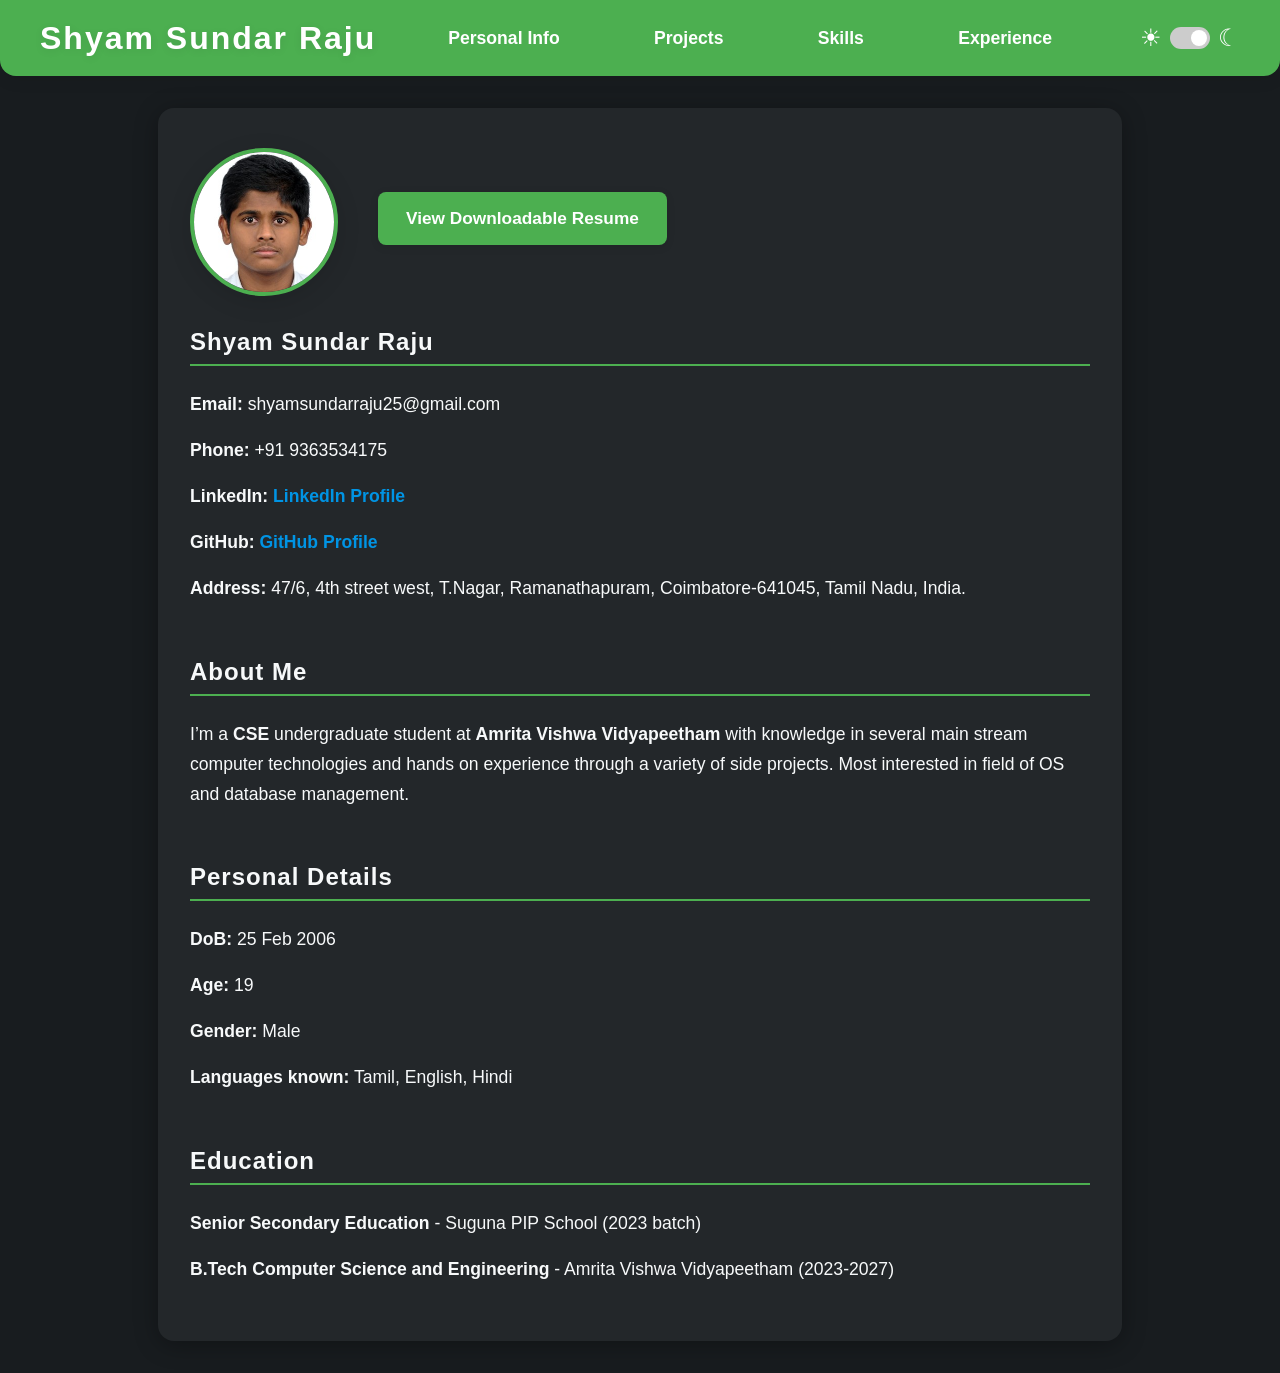
<file: index.html>
<!DOCTYPE html>
<html lang="en">

<head>
    <meta charset="UTF-8">
    <meta name="viewport" content="width=device-width, initial-scale=1.0">
    <title>Shyam Sundar Raju</title>
    <link rel="stylesheet" href="style.css">
    <script src="support.js" defer></script>
    <link rel="icon" type="image/png" href="Documents/favicon.png">
</head>

<body>
    <nav>
        <div class="logo">Shyam Sundar Raju</div>
        <ul>
            <li><a onclick="showSection('personal')">Personal Info</a></li>
            <li><a onclick="showSection('projects')">Projects</a></li>
            <li><a onclick="showSection('skills')">Skills</a></li>
            <li><a onclick="showSection('experience')">Experience</a></li>
        </ul>
        <div class="theme-switch">
            <span class="screen-icon">&#9728;</span>
            <label>
                <input type="checkbox" id="darkModeToggle">
                <span class="slider"></span>
            </label>
            <span class="screen-icon">&#9790;</span>
        </div>
    </nav>

    <section id="personal" class="active">
        <div class="personal-info">
            <img src="Documents/photo.jpg" alt="Shyam Sundar Raju" class="profile-photo">
            <div>
                <p><a href="Documents/Shyam_Sundar_Raju.pdf" target="_blank" class="resume-button">View Downloadable Resume</a></p>
            </div>
        </div>
        <h2>Shyam Sundar Raju</h2>
        <p><strong>Email:</strong> shyamsundarraju25@gmail.com</p>
        <p><strong>Phone:</strong> +91 9363534175</p>
        <p><strong>LinkedIn:</strong> <a href="https://www.linkedin.com/in/shyam-sundar-raju-3475232a8/" target="_blank" class="website-link">LinkedIn Profile</a></p>
        <p><strong>GitHub:</strong> <a href="https://github.com/Shyam-Sundar-Raju" target="_blank" class="website-link">GitHub Profile</a></p>
        <p><strong>Address:</strong> 47/6, 4th street west, T.Nagar, Ramanathapuram, Coimbatore-641045, Tamil Nadu, India.</p>
        <br>
        <h2>About Me</h2>
        <p>I’m a <b>CSE</b> undergraduate student at <b>Amrita Vishwa Vidyapeetham</b> with knowledge in several main stream computer technologies and hands on experience through a variety of side projects. Most interested in field of OS and database management.</p>
        <br>
        <h2>Personal Details</h2>
        <p><strong>DoB:</strong> 25 Feb 2006</p>
        <p><strong>Age:</strong> 19</p>
        <p><strong>Gender:</strong> Male</p>
        <p><strong>Languages known:</strong> Tamil, English, Hindi</p>
        <br>
        <h2>Education</h2>
        <p><strong>Senior Secondary Education</strong> - Suguna PIP School (2023 batch)</p>
        <p><strong>B.Tech Computer Science and Engineering</strong> - Amrita Vishwa Vidyapeetham (2023-2027)</p>
    </section>

    <section id="projects">
        <h2>Projects</h2>
        <p><strong>Clinic Management</strong> - A application capable of managing a clinic, storing patient information, billing and sync between various clinic locations.</p>
        <p><strong>Budget Tracker</strong> - A mobile application that keeps track of income and expenditure. It provides a comprehensive and statistical analysis on the expenditure using AI.</p>
        <br>
        <h2>Open Source Contributions</h2>
        <br>
        <h2>Awards and Achievements</h2>
        <p><a href="Documents/Torch_it_up.png" target="_blank" class="website-link">PyTorch basics</a> - IETE</p>
    </section>

    <section id="skills">
        <h2>Certifications</h2>
        <p><a href="Documents/Operating_System_Fundamentals.pdf" target="_blank" class="website-link">Operating System Fundamentals</a> - NPTEL (Oct 2024)</p>
        <p><a href="Documents/Software_Testing.pdf" target="_blank" class="website-link">Software Testing</a> - NPTEL (Mar 2025)</p>
        <p><a href="Documents/GPU_Architectures_and_Programming.pdf" target="_blank" class="website-link">GPU Architecture and Programming</a> - NPTEL (Apr 2025)</p>
        <br>
        <h2>Coding</h2>
        <p><strong>C/C++</strong></p>
        <p><strong>Python</strong></p>
        <p><strong>Java</strong></p>
        <p><strong>HTML/CSS</strong></p>
        <p><strong>JavaScript</strong></p>
        <p><strong>MySQL</strong></p>
        <p><strong>Haskell</strong></p>
        <p><strong>GO</strong></p>
        <br>
        <h2>Domain Knowledge</h2>
        <p><strong>Computer graphics and animations</strong></p>
        <p><strong>Data Structures and Algorithms</strong></p>
        <p><strong>Web designing</strong></p>
        <p><strong>UI/UX design</strong></p>
        <p><strong>Operating Systems</strong></p>
        <p><strong>Computer Architecture</strong>
        <p><strong>Database Management</strong></p>
    </section>

    <section id="experience">
        <h2>Interships</h2>
        <br>
        <h2>Jobs</h2>
        <br>
        <h2>Volunteering</h2>
        <p><a href="Documents/seed_ball_making.pdf" target="_blank" class="website-link">Seed Ball Making</a> - Amrita Vishwa Vidyapeetham (Jul 2023)</p>
        <p><a href="Documents/English_Curriculum_Writing_Jan_2024.pdf" target="_blank" class="website-link">English Curriculum Writing</a> - Team Everest (Feb 2024)</p>
    </section>

</body>

</html>
</file>
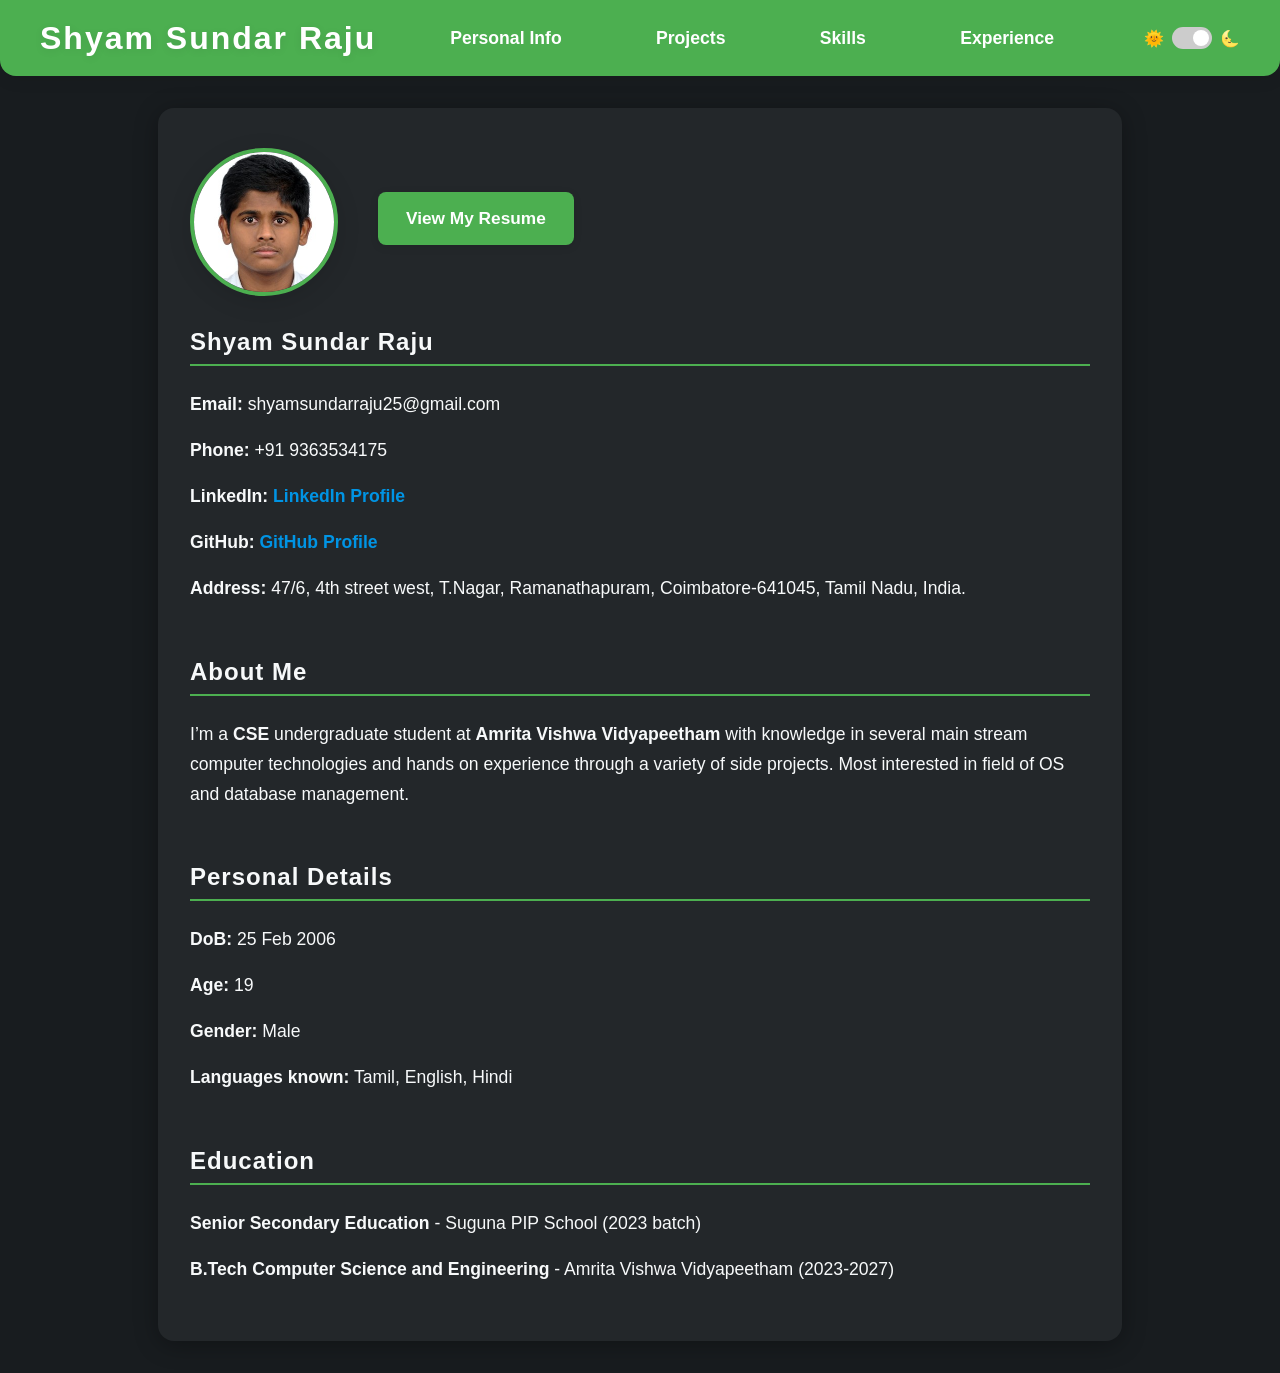
<file: home.html>
<!DOCTYPE html>
<html lang="en">

<head>
    <meta charset="UTF-8">
    <meta name="viewport" content="width=device-width, initial-scale=1.0">
    <title>Shyam Sundar Raju</title>
    <link rel="stylesheet" href="style.css">
    <script src="support.js" defer></script>
    <link rel="icon" type="image/png" href="favicon.png">
</head>

<body>
    <nav>
        <div class="logo">Shyam Sundar Raju</div>
        <ul>
            <li><a onclick="showSection('personal')">Personal Info</a></li>
            <li><a onclick="showSection('projects')">Projects</a></li>
            <li><a onclick="showSection('skills')">Skills</a></li>
            <li><a onclick="showSection('experience')">Experience</a></li>
        </ul>
        <div class="theme-switch">
            🌞
            <label>
                <input type="checkbox" id="darkModeToggle">
                <span class="slider"></span>
            </label>
            🌜
        </div>
    </nav>

    <section id="personal" class="active">
        <div class="personal-info">
            <img src="Documents/photo.jpg" alt="Shyam Sundar Raju" class="profile-photo">
            <div>
                <p><a href="Documents/Shyam_Sundar_Raju.pdf" target="_blank" class="resume-button">View My Resume</a></p>
            </div>
        </div>
        <h2>Shyam Sundar Raju</h2>
        <p><strong>Email:</strong> shyamsundarraju25@gmail.com</p>
        <p><strong>Phone:</strong> +91 9363534175</p>
        <p><strong>LinkedIn:</strong> <a href="https://www.linkedin.com/in/shyam-sundar-raju-3475232a8/" target="_blank" class="website-link">LinkedIn Profile</a></p>
        <p><strong>GitHub:</strong> <a href="https://github.com/Shyam-Sundar-Raju" target="_blank" class="website-link">GitHub Profile</a></p>
        <p><strong>Address:</strong> 47/6, 4th street west, T.Nagar, Ramanathapuram, Coimbatore-641045, Tamil Nadu, India.</p>
        <br>
        <h2>About Me</h2>
        <p>I’m a <b>CSE</b> undergraduate student at <b>Amrita Vishwa Vidyapeetham</b> with knowledge in several main stream computer technologies and hands on experience through a variety of side projects. Most interested in field of OS and database management.</p>
        <br>
        <h2>Personal Details</h2>
        <p><strong>DoB:</strong> 25 Feb 2006</p>
        <p><strong>Age:</strong> 19</p>
        <p><strong>Gender:</strong> Male</p>
        <p><strong>Languages known:</strong> Tamil, English, Hindi</p>
        <br>
        <h2>Education</h2>
        <p><strong>Senior Secondary Education</strong> - Suguna PIP School (2023 batch)</p>
        <p><strong>B.Tech Computer Science and Engineering</strong> - Amrita Vishwa Vidyapeetham (2023-2027)</p>
    </section>

    <section id="projects">
        <h2>Projects</h2>
        <p><strong>Clinic Management</strong> - A application capable of managing a clinic, storing patient information, billing and sync between various clinic locations.</p>
        <p><strong>Budget Tracker</strong> - A mobile application that keeps track of income and expenditure. It provides a comprehensive and statistical analysis on the expenditure using AI.</p>
        <br>
        <h2>Open Source Contributions</h2>
        <br>
        <h2>Awards and Achievements</h2>
        <p><a href="Documents/Torch_it_up.png" target="_blank" class="website-link">PyTorch basics</a> - IETE</p>
    </section>

    <section id="skills">
        <h2>Certifications</h2>
        <p><a href="Documents/Operating_System_Fundamentals.pdf" target="_blank" class="website-link">Operating System Fundamentals</a> - NPTEL (Oct 2024)</p>
        <p><a href="Documents/Software_Testing.pdf" target="_blank" class="website-link">Software Testing</a> - NPTEL (Mar 2025)</p>
        <p><a href="Documents/GPU_Architectures_and_Programming.pdf" target="_blank" class="website-link">GPU Architecture and Programming</a> - NPTEL (Apr 2025)</p>
        <br>
        <h2>Coding</h2>
        <p><strong>C/C++</strong></p>
        <p><strong>Python</strong></p>
        <p><strong>Java</strong></p>
        <p><strong>HTML/CSS</strong></p>
        <p><strong>JavaScript</strong></p>
        <p><strong>MySQL</strong></p>
        <p><strong>Haskell</strong></p>
        <p><strong>GO</strong></p>
        <br>
        <h2>Domain Knowledge</h2>
        <p><strong>Computer graphics and animations</strong></p>
        <p><strong>Data Structures and Algorithms</strong></p>
        <p><strong>Web designing</strong></p>
        <p><strong>UI/UX design</strong></p>
        <p><strong>Operating Systems</strong></p>
        <p><strong>Database Management</strong></p>

    </section>

    <section id="experience">
        <h2>Interships</h2>
        <br>
        <h2>Jobs</h2>
        <br>
        <h2>Volunteering</h2>
        <p><a href="Documents/seed_ball_making.pdf" target="_blank" class="website-link">Seed Ball Making</a> - Amrita Vishwa Vidyapeetham (Jul 2023)</p>
        <p><a href="Documents/English_Curriculum_Writing_Jan_2024.pdf" target="_blank" class="website-link">English Curriculum Writing</a> - Team Everest (Feb 2024)</p>
    </section>

</body>

</html>
</file>
<file: style.css>
:root {
    --bg-color: #f7f9fa;
    --text-color: #222;
    --primary-color: #4CAF50;
    --secondary-color: #0094e4;
    --accent-color: #fff;
    --card-bg: #fff;
    --card-shadow: 0 4px 24px rgba(0, 0, 0, 0.08);
    --border-radius: 16px;
    --transition: 0.3s cubic-bezier(.4, 0, .2, 1);
}

/*Dark Mode*/
[data-theme="dark"] {
    --bg-color: #181c1f;
    --text-color: #f7f9fa;
    --primary-color: #4CAF50;
    --secondary-color: #0094e4;
    --accent-color: #23272a;
    --card-bg: #23272a;
    --card-shadow: 0 4px 24px rgba(0, 0, 0, 0.32);
}

/*Light Mode*/
body {
    margin: 0;
    font-family: 'Segoe UI', 'Roboto', Arial, sans-serif;
    background-color: var(--bg-color);
    color: var(--text-color);
    min-height: 100vh;
    transition: background-color var(--transition), color var(--transition);
}

/*Navigation Bar*/
nav {
    display: flex;
    justify-content: space-between;
    align-items: center;
    background: var(--primary-color);
    padding: 1.2rem 2.5rem;
    box-shadow: 0 4px 16px rgba(0, 0, 0, 0.08);
    border-bottom-left-radius: var(--border-radius);
    border-bottom-right-radius: var(--border-radius);
}

nav .logo {
    color: white;
    font-size: 2rem;
    font-weight: 700;
    letter-spacing: 2px;
    text-shadow: 0 2px 8px rgba(0, 0, 0, 0.08);
}

nav ul {
    display: flex;
    list-style: none;
    margin: 0;
    padding: 0;
    gap: 1.5rem;
}

nav ul li {
    margin: 0 1rem;
}

nav ul li a {
    color: white;
    text-decoration: none;
    font-weight: 600;
    font-size: 1.1rem;
    padding: 0.5rem 1.2rem;
    border-radius: 8px;
    transition: background-color var(--transition), color var(--transition), box-shadow var(--transition);
}

nav ul li a:hover,
nav ul li a.active {
    background-color: var(--accent-color);
    color: var(--primary-color);
    box-shadow: 0 2px 8px rgba(0, 0, 0, 0.08);
}

/*Section*/
section {
    padding: 2.5rem 2rem;
    max-width: 900px;
    margin: 2rem auto;
    background: var(--card-bg);
    border-radius: var(--border-radius);
    box-shadow: var(--card-shadow);
    display: none;
    animation: fadeIn 0.7s;
}

section.active {
    display: block;
}

@keyframes fadeIn {
    from {
        opacity: 0;
        transform: translateY(30px);
    }

    to {
        opacity: 1;
        transform: translateY(0);
    }
}

/*Headings*/
h2 {
    border-bottom: 2px solid var(--primary-color);
    padding-bottom: 0.5rem;
    margin-bottom: 1.5rem;
    font-size: 1.5rem;
    font-weight: 700;
    letter-spacing: 1px;
}

/*Paragraphs*/
section.active p {
    font-size: 1.1rem;
    margin: 0.5rem 0 1rem 0;
    line-height: 1.7;
}

/*Lists*/
ul {
    padding-left: 1.5rem;
    margin-bottom: 1.5rem;
}

li {
    margin-bottom: 0.5rem;
    font-size: 1.08rem;
}

/*Personal Info*/
.personal-info {
    display: flex;
    align-items: center;
    gap: 2rem;
    margin-bottom: 2rem;
}

.profile-photo {
    width: 140px;
    height: 140px;
    border-radius: 50%;
    object-fit: cover;
    box-shadow: 0 6px 24px rgba(0, 0, 0, 0.12);
    border: 4px solid var(--primary-color);
    background: var(--accent-color);
}

@media (max-width: 600px) {
    .personal-info {
        flex-direction: column;
        align-items: flex-start;
        gap: 1rem;
    }

    .profile-photo {
        width: 100px;
        height: 100px;
    }
}

/*Resume Button*/
.resume-button {
    display: inline-block;
    padding: 12px 28px;
    font-size: 1.08rem;
    font-weight: bold;
    color: white;
    background: var(--primary-color);
    text-decoration: none;
    border-radius: 8px;
    box-shadow: 0 2px 8px rgba(0, 0, 0, 0.10);
    transition: background 0.3s, transform 0.2s, box-shadow 0.3s;
    margin-left: 0.5rem;
}

.resume-button:hover {
    background: #388e3c;
    transform: scale(1.06);
    box-shadow: 0 4px 16px rgba(0, 0, 0, 0.15);
    cursor: pointer;
}

/*Links*/
a,
.website-link,
.certificate-link {
    color: var(--secondary-color);
    text-decoration: none;
    font-weight: bold;
    transition: color 0.3s, text-shadow 0.3s;
}

a:hover,
.website-link:hover,
.certificate-link:hover {
    color: var(--primary-color);
    text-shadow: 0 0 8px rgba(0, 148, 228, 0.15);
    cursor: pointer;
}

.certificate-link {
    padding-left: 0.2rem;
    padding-right: 0.2rem;
}

/*Theme Switch*/
.theme-switch {
    display: flex;
    align-items: center;
    color: white;
    font-size: 1rem;
    margin-left: 1rem;
}

.theme-switch label {
    display: inline-block;
    width: 40px;
    height: 22px;
    position: relative;
    margin: 0.5rem;
}

.theme-switch label input {
    opacity: 0;
    width: 0;
    height: 0;
}

.theme-switch label .slider {
    position: absolute;
    cursor: pointer;
    top: 0;
    left: 0;
    right: 0;
    bottom: 0;
    background-color: #ccc;
    transition: background-color 0.4s;
    border-radius: 22px;
}

.theme-switch label .slider:before {
    position: absolute;
    content: "";
    height: 16px;
    width: 16px;
    left: 3px;
    bottom: 3px;
    background-color: white;
    transition: 0.4s;
    border-radius: 50%;
}

.theme-switch .screen-icon {
    font-size: 1.5rem;
}

.theme-switch label input:checked+.slider:before {
    transform: translateX(18px);
}

/*Responsive Navigation*/
@media (max-width: 768px) {
    nav {
        flex-direction: column;
        align-items: flex-start;
        padding: 1rem 1.2rem;
    }

    nav ul {
        flex-direction: column;
        gap: 0.5rem;
        width: 100%;
    }

    nav ul li {
        margin: 0.5rem 0;
    }

    nav ul li a {
        width: 100%;
        text-align: left;
        padding: 0.7rem 1rem;
    }
}

/*Scroll Bar*/
::-webkit-scrollbar {
    width: 8px;
    background: var(--card-bg);
}

::-webkit-scrollbar-thumb {
    background: var(--primary-color);
    border-radius: 8px;
}

hr {
    border: none;
    border-top: 1.5px solid var(--primary-color);
    margin: 2rem 0;
}
</file>
